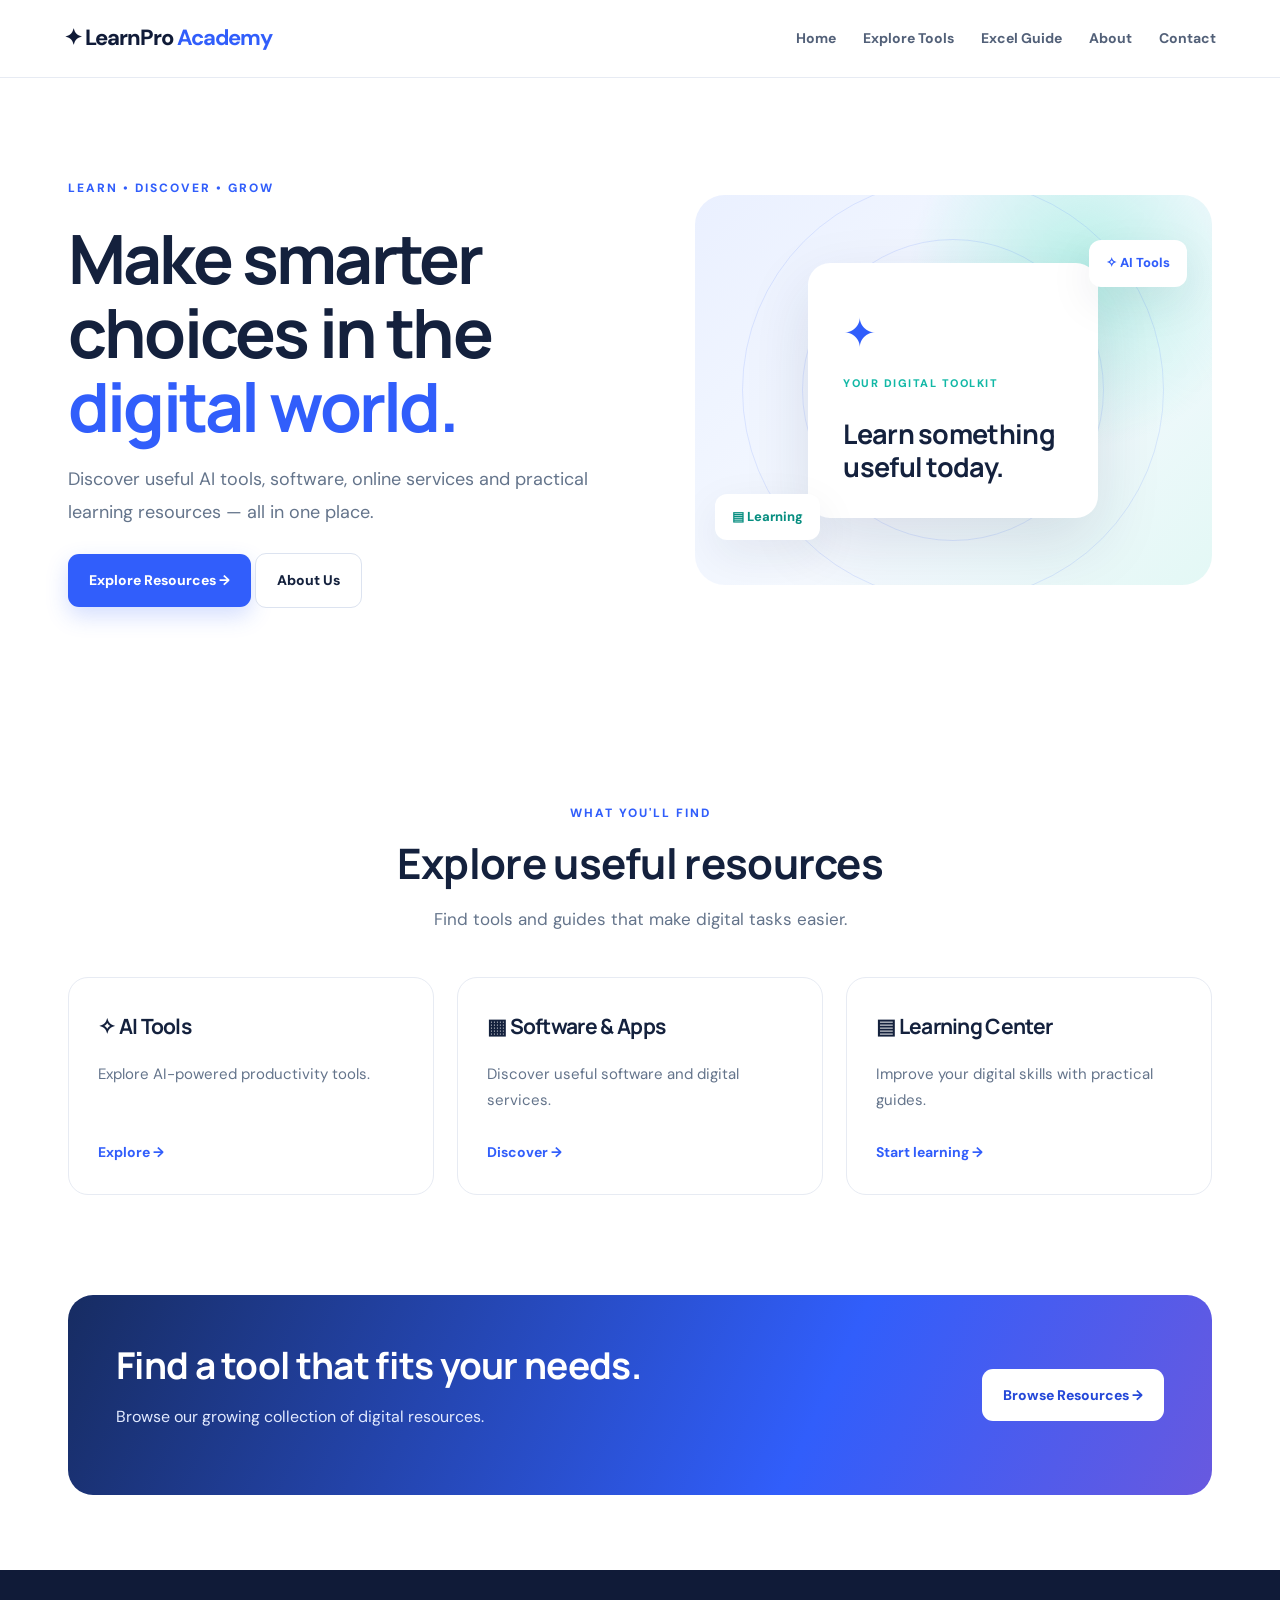
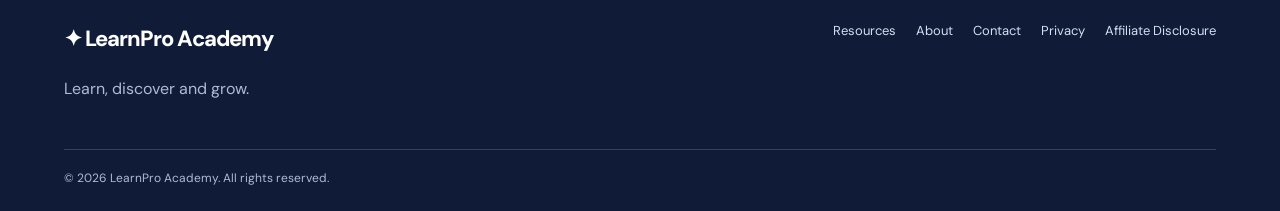
<file: index.html>
<!DOCTYPE html>
<html lang="en">
<head>
<meta charset="UTF-8">
<meta name="viewport" content="width=device-width, initial-scale=1.0">
<meta name="mitgo-verification" content="8d48b0b8-7dfc-4c1c-b5c2-4f5d8df6f99e" />
<meta name="description" content="LearnPro Academy - AI tools, software and learning resources.">
<title>LearnPro Academy | Learn, Discover & Grow</title>
<link rel="stylesheet" href="assets/css/style.css">
</head>
<body>
<header class="site-header">
<a class="brand" href="index.html">✦ LearnPro <b>Academy</b></a>
<button class="menu-toggle" aria-label="Open menu">☰</button>
<nav class="main-nav">
<a href="index.html">Home</a>
<a href="resources.html">Explore Tools</a>
<a href="excel-guide.html">Excel Guide</a>
<a href="about.html">About</a>
<a href="contact.html">Contact</a>
</nav>
</header>
<main>
<section class="hero">
<div>
<span class="eyebrow">LEARN • DISCOVER • GROW</span>
<h1>Make smarter choices in the <span>digital world.</span></h1>
<p>Discover useful AI tools, software, online services and practical learning resources — all in one place.</p>
<a class="btn btn-primary" href="resources.html">Explore Resources →</a>
<a class="btn btn-outline" href="about.html">About Us</a>
</div>
<div class="hero-art">
<div class="art-card"><div class="art-icon">✦</div><span>YOUR DIGITAL TOOLKIT</span><h2>Learn something useful today.</h2></div>
<div class="floating-chip chip-ai">✧ AI Tools</div>
<div class="floating-chip chip-learn">▤ Learning</div>
</div>
</section>
<section class="section">
<div class="section-heading"><span class="eyebrow">WHAT YOU'LL FIND</span><h2>Explore useful resources</h2><p>Find tools and guides that make digital tasks easier.</p></div>
<div class="feature-grid">
<a class="feature-card" href="resources.html#ai-tools"><h3>✧ AI Tools</h3><p>Explore AI-powered productivity tools.</p><b>Explore →</b></a>
<a class="feature-card" href="resources.html#software"><h3>▦ Software & Apps</h3><p>Discover useful software and digital services.</p><b>Discover →</b></a>
<a class="feature-card" href="excel-guide.html"><h3>▤ Learning Center</h3><p>Improve your digital skills with practical guides.</p><b>Start learning →</b></a>
</div>
</section>
<section class="highlight-section"><div><h2>Find a tool that fits your needs.</h2><p>Browse our growing collection of digital resources.</p></div><a class="btn btn-light" href="resources.html">Browse Resources →</a></section>
</main>
<footer class="site-footer">
<div class="footer-main"><div><a class="brand footer-brand" href="index.html">✦ LearnPro Academy</a><p>Learn, discover and grow.</p></div><div class="footer-links"><a href="resources.html">Resources</a><a href="about.html">About</a><a href="contact.html">Contact</a><a href="privacy-policy.html">Privacy</a><a href="affiliate-disclosure.html">Affiliate Disclosure</a></div></div>
<div class="footer-bottom">© <span class="current-year"></span> LearnPro Academy. All rights reserved.</div>
</footer>
<script src="assets/js/script.js"></script>
</body>
</html>
</file>
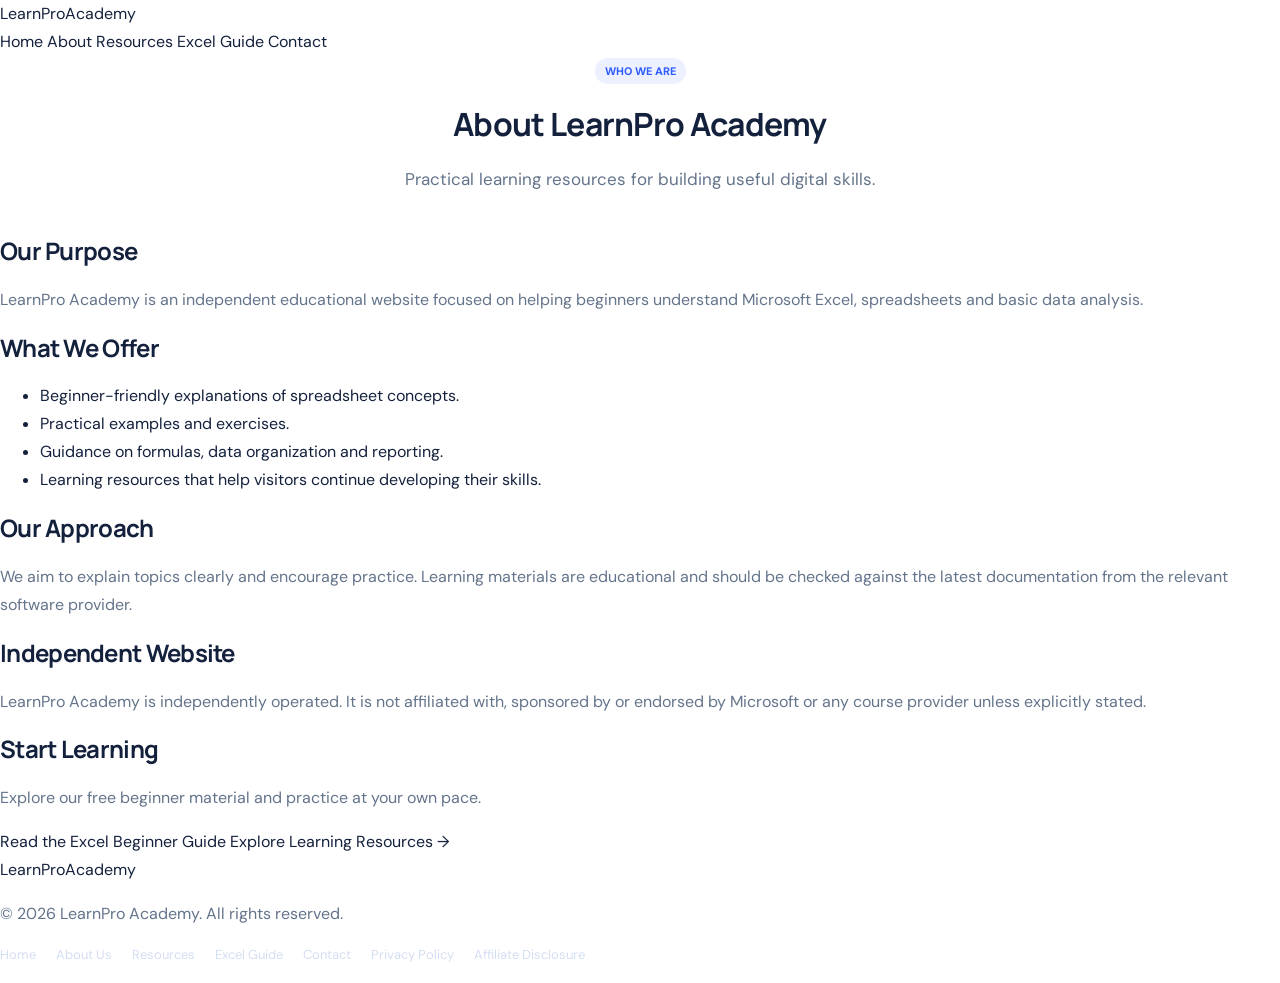
<file: about.html>
<!DOCTYPE html>
<html lang="en">
<head>
  <meta charset="UTF-8">
  <meta name="viewport" content="width=device-width, initial-scale=1.0">
  <meta name="description" content="Learn about LearnPro Academy, an independent website sharing practical Excel and data analysis learning resources.">
  <title>About Us | LearnPro Academy</title>
  <link rel="stylesheet" href="assets/css/style.css">
</head>
<body>
<header class="header">
  <div class="container nav">
    <a href="index.html" class="logo">LearnPro<span>Academy</span></a>
    <nav class="nav-links">
      <a href="index.html">Home</a>
      <a href="about.html">About</a>
      <a href="resources.html">Resources</a>
      <a href="excel-guide.html">Excel Guide</a>
      <a href="contact.html">Contact</a>
    </nav>
  </div>
</header>
<main class="features">
  <div class="container">
    <div class="section-heading">
      <span class="tag">WHO WE ARE</span>
      <h1>About LearnPro Academy</h1>
      <p>Practical learning resources for building useful digital skills.</p>
    </div>
    <article class="feature guide-content">
      <h2>Our Purpose</h2>
      <p>LearnPro Academy is an independent educational website focused on helping beginners understand Microsoft Excel, spreadsheets and basic data analysis.</p>

      <h2>What We Offer</h2>
      <ul>
        <li>Beginner-friendly explanations of spreadsheet concepts.</li>
        <li>Practical examples and exercises.</li>
        <li>Guidance on formulas, data organization and reporting.</li>
        <li>Learning resources that help visitors continue developing their skills.</li>
      </ul>

      <h2>Our Approach</h2>
      <p>We aim to explain topics clearly and encourage practice. Learning materials are educational and should be checked against the latest documentation from the relevant software provider.</p>

      <h2>Independent Website</h2>
      <p>LearnPro Academy is independently operated. It is not affiliated with, sponsored by or endorsed by Microsoft or any course provider unless explicitly stated.</p>

      <h2>Start Learning</h2>
      <p>Explore our free beginner material and practice at your own pace.</p>
      <a href="excel-guide.html" class="primary-btn">Read the Excel Beginner Guide</a>
      <a href="resources.html" class="guide-link">Explore Learning Resources →</a>
    </article>
  </div>
</main>
<footer>
  <div class="container footer-content">
    <a href="index.html" class="logo">LearnPro<span>Academy</span></a>
    <p>© 2026 LearnPro Academy. All rights reserved.</p>
    <p class="footer-links">
      <a href="index.html">Home</a>
      <a href="about.html">About Us</a>
      <a href="resources.html">Resources</a>
      <a href="excel-guide.html">Excel Guide</a>
      <a href="contact.html">Contact</a>
      <a href="privacy-policy.html">Privacy Policy</a>
      <a href="affiliate-disclosure.html">Affiliate Disclosure</a>
    </p>
  </div>
</footer>
</body>
</html>
</file>
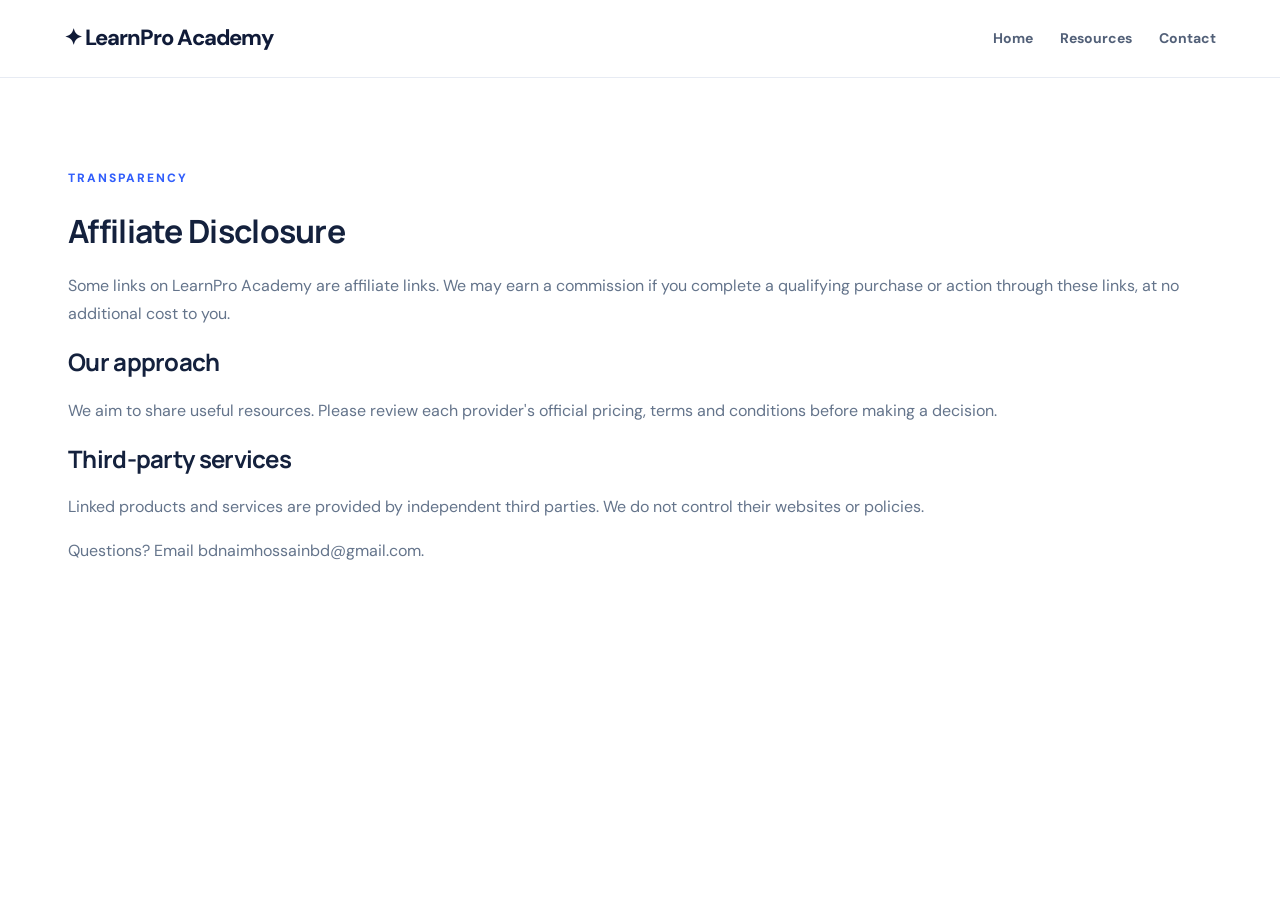
<file: affiliate-disclosure.html>
<!DOCTYPE html><html lang="en"><head><meta charset="UTF-8"><meta name="viewport" content="width=device-width,initial-scale=1"><title>Affiliate Disclosure | LearnPro Academy</title><link rel="stylesheet" href="assets/css/style.css"></head><body>
<header class="site-header"><a class="brand" href="index.html">✦ LearnPro Academy</a><nav class="main-nav"><a href="index.html">Home</a><a href="resources.html">Resources</a><a href="contact.html">Contact</a></nav></header>
<main class="section"><span class="eyebrow">TRANSPARENCY</span><h1>Affiliate Disclosure</h1><p>Some links on LearnPro Academy are affiliate links. We may earn a commission if you complete a qualifying purchase or action through these links, at no additional cost to you.</p><h2>Our approach</h2><p>We aim to share useful resources. Please review each provider's official pricing, terms and conditions before making a decision.</p><h2>Third-party services</h2><p>Linked products and services are provided by independent third parties. We do not control their websites or policies.</p><p>Questions? Email <a href="mailto:bdnaimhossainbd@gmail.com">bdnaimhossainbd@gmail.com</a>.</p></main><script src="assets/js/script.js"></script></body></html>
</file>
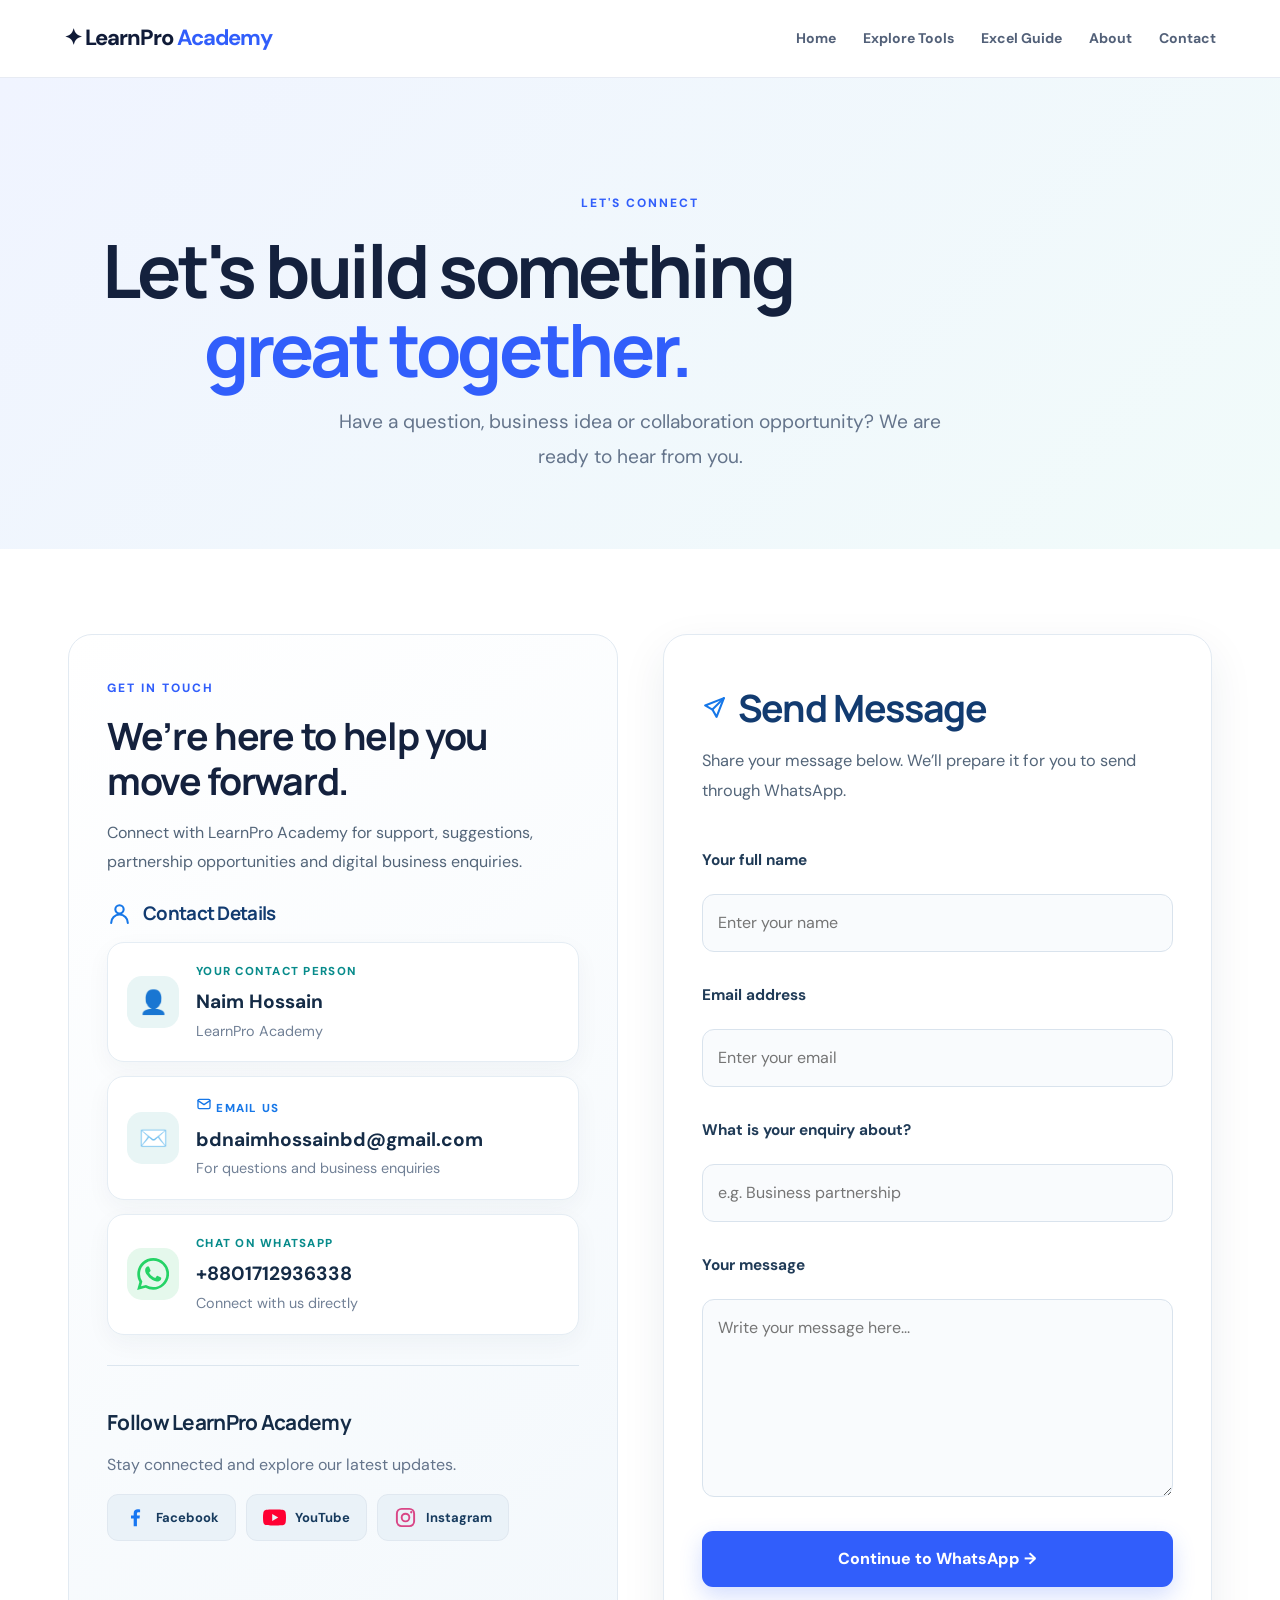
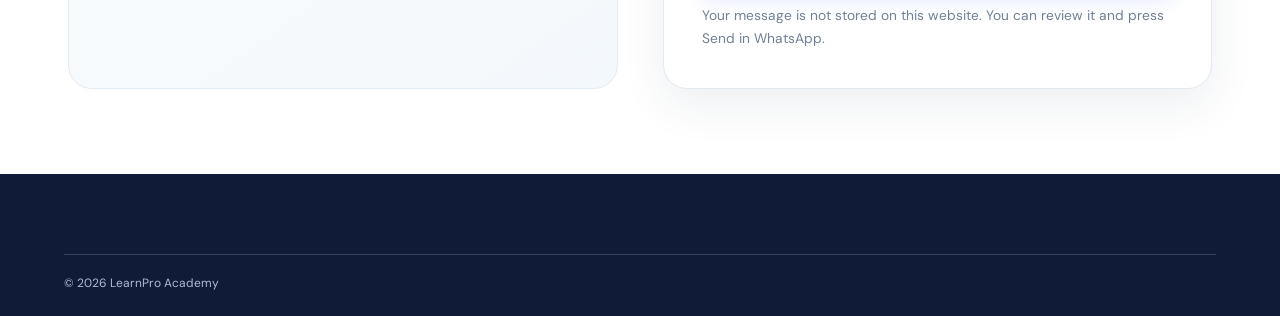
<file: contact.html>
<!DOCTYPE html>
<html lang="en">
<head>
<meta charset="UTF-8">
<meta name="viewport" content="width=device-width, initial-scale=1.0">
<title>Contact | LearnPro Academy</title>
<link rel="stylesheet" href="assets/css/style.css">
</head>
<body>

<header class="site-header">
<a class="brand" href="index.html">✦ LearnPro <b>Academy</b></a>
<button class="menu-toggle">☰</button>
<nav class="main-nav">
<a href="index.html">Home</a>
<a href="resources.html">Explore Tools</a>
<a href="excel-guide.html">Excel Guide</a>
<a href="about.html">About</a>
<a href="contact.html">Contact</a>
</nav>
</header>

<main>
<section class="page-hero contact-hero">
<span class="eyebrow">LET'S CONNECT</span>
<h1>Let's build something <span>great together.</span></h1>
<p>Have a question, business idea or collaboration opportunity? We are ready to hear from you.</p>
</section>

<section class="section contact-layout">

<div class="contact-info premium-contact-info">
<span class="eyebrow">GET IN TOUCH</span>
<h2>We’re here to help you move forward.</h2>
<p class="contact-intro">Connect with LearnPro Academy for support, suggestions, partnership opportunities and digital business enquiries.</p>

<h3 class="contact-details-heading">
<svg viewBox="0 0 24 24" aria-hidden="true"><circle cx="12" cy="8" r="4"/><path d="M4 21a8 8 0 0 1 16 0"/></svg>
Contact Details
</h3>
<div class="contact-detail-card">
<span class="contact-icon">👤</span>
<div>
<small>YOUR CONTACT PERSON</small>
<strong>Naim Hossain</strong>
<p>LearnPro Academy</p>
</div>
</div>

<div class="contact-detail-card">
<span class="contact-icon">✉️</span>
<div>
<small class="email-label"><svg viewBox="0 0 24 24" aria-hidden="true"><rect x="3" y="5" width="18" height="14" rx="2"/><path d="m3 7 9 6 9-6"/></svg> EMAIL US</small>
<strong><a href="mailto:bdnaimhossainbd@gmail.com">bdnaimhossainbd@gmail.com</a></strong>
<p>For questions and business enquiries</p>
</div>
</div>

<div class="contact-detail-card">
<span class="contact-icon whatsapp-contact-icon">
<svg viewBox="0 0 24 24" aria-hidden="true">
<path fill="currentColor" d="M20.52 3.48A11.8 11.8 0 0 0 12.13 0C5.55 0 .2 5.35.2 11.93c0 2.1.55 4.16 1.6 5.98L.1 24l6.25-1.64a11.9 11.9 0 0 0 5.78 1.48h.01c6.58 0 11.93-5.35 11.93-11.93 0-3.19-1.24-6.18-3.55-8.43ZM12.14 21.8h-.01a9.85 9.85 0 0 1-5.02-1.37l-.36-.21-3.72.98.99-3.63-.24-.37a9.83 9.83 0 0 1-1.51-5.27c0-5.44 4.43-9.87 9.88-9.87a9.8 9.8 0 0 1 6.99 2.9 9.8 9.8 0 0 1 2.89 6.98c0 5.45-4.43 9.87-9.89 9.87Zm5.42-7.39c-.3-.15-1.76-.87-2.03-.97-.27-.1-.47-.15-.67.15-.2.3-.77.97-.94 1.17-.17.2-.35.22-.65.07-.3-.15-1.25-.46-2.38-1.47-.88-.78-1.47-1.75-1.64-2.05-.17-.3-.02-.46.13-.61.13-.13.3-.35.45-.52.15-.17.2-.3.3-.5.1-.2.05-.37-.02-.52-.08-.15-.67-1.62-.92-2.22-.24-.58-.49-.5-.67-.51h-.57c-.2 0-.52.07-.8.37-.27.3-1.04 1.02-1.04 2.49 0 1.47 1.07 2.89 1.22 3.09.15.2 2.1 3.2 5.08 4.49.71.3 1.26.49 1.69.63.71.23 1.36.2 1.87.12.57-.09 1.76-.72 2.01-1.42.25-.7.25-1.3.17-1.42-.07-.13-.27-.2-.57-.35Z"/>
</svg>
</span>
<div>
<small>CHAT ON WHATSAPP</small>
<strong><a href="https://wa.me/8801712936338">+8801712936338</a></strong>
<p>Connect with us directly</p>
</div>
</div>

<div class="social-area">
<h3>Follow LearnPro Academy</h3>
<p>Stay connected and explore our latest updates.</p>
<div class="social-links social-icon-links">
<a class="social-icon-link facebook-link" href="https://www.facebook.com/share/1DU4cP93CT/" target="_blank" rel="noopener noreferrer">
<svg viewBox="0 0 24 24" aria-hidden="true"><path d="M13.5 21v-8h2.7l.4-3.1h-3.1V8c0-.9.3-1.5 1.6-1.5h1.7V3.7c-.8-.1-1.7-.2-2.5-.2-2.5 0-4.2 1.5-4.2 4.3v2.1H7.3V13h2.8v8z"/></svg>
<span>Facebook</span>
</a>
<a class="social-icon-link youtube-link" href="https://www.youtube.com/@learnproacademy-m4m" target="_blank" rel="noopener noreferrer">
<svg viewBox="0 0 24 24" aria-hidden="true"><path d="M23.5 6.2a3 3 0 0 0-2.1-2.1C19.5 3.6 12 3.6 12 3.6s-7.5 0-9.4.5A3 3 0 0 0 .5 6.2 31 31 0 0 0 0 12a31 31 0 0 0 .5 5.8 3 3 0 0 0 2.1 2.1c1.9.5 9.4.5 9.4.5s7.5 0 9.4-.5a3 3 0 0 0 2.1-2.1A31 31 0 0 0 24 12a31 31 0 0 0-.5-5.8zM9.6 15.6V8.4l6.3 3.6z"/></svg>
<span>YouTube</span>
</a>
<a class="social-icon-link instagram-link" href="https://www.instagram.com/learn.pro.academy/" target="_blank" rel="noopener noreferrer">
<svg viewBox="0 0 24 24" aria-hidden="true"><rect x="3" y="3" width="18" height="18" rx="5" fill="none" stroke="currentColor" stroke-width="2"/><circle cx="12" cy="12" r="4" fill="none" stroke="currentColor" stroke-width="2"/><circle cx="18" cy="6.5" r="1.2"/></svg>
<span>Instagram</span>
</a>
</div>
</div>
</div>

<div class="contact-form-card premium-contact-form">
<h2 class="send-message-heading">
<svg viewBox="0 0 24 24" aria-hidden="true"><path d="M21 3 10 14"/><path d="m21 3-7 18-4-7-7-4Z"/></svg>
Send Message
</h2>
<p>Share your message below. We’ll prepare it for you to send through WhatsApp.</p>

<form id="contact-form">
<label for="contact-name">Your full name</label>
<input id="contact-name" required placeholder="Enter your name">

<label for="contact-email">Email address</label>
<input id="contact-email" type="email" required placeholder="Enter your email">

<label for="contact-subject">What is your enquiry about?</label>
<input id="contact-subject" required placeholder="e.g. Business partnership">

<label for="contact-message">Your message</label>
<textarea id="contact-message" rows="6" required placeholder="Write your message here..."></textarea>

<button class="btn btn-primary btn-full" type="submit">Continue to WhatsApp →</button>
</form>

<p class="form-note">Your message is not stored on this website. You can review it and press Send in WhatsApp.</p>
</div>

</section>
</main>

<footer class="site-footer">
<div class="footer-bottom">© <span class="current-year"></span> LearnPro Academy</div>
</footer>
<script src="assets/js/script.js"></script>
</body>
</html>
</file>
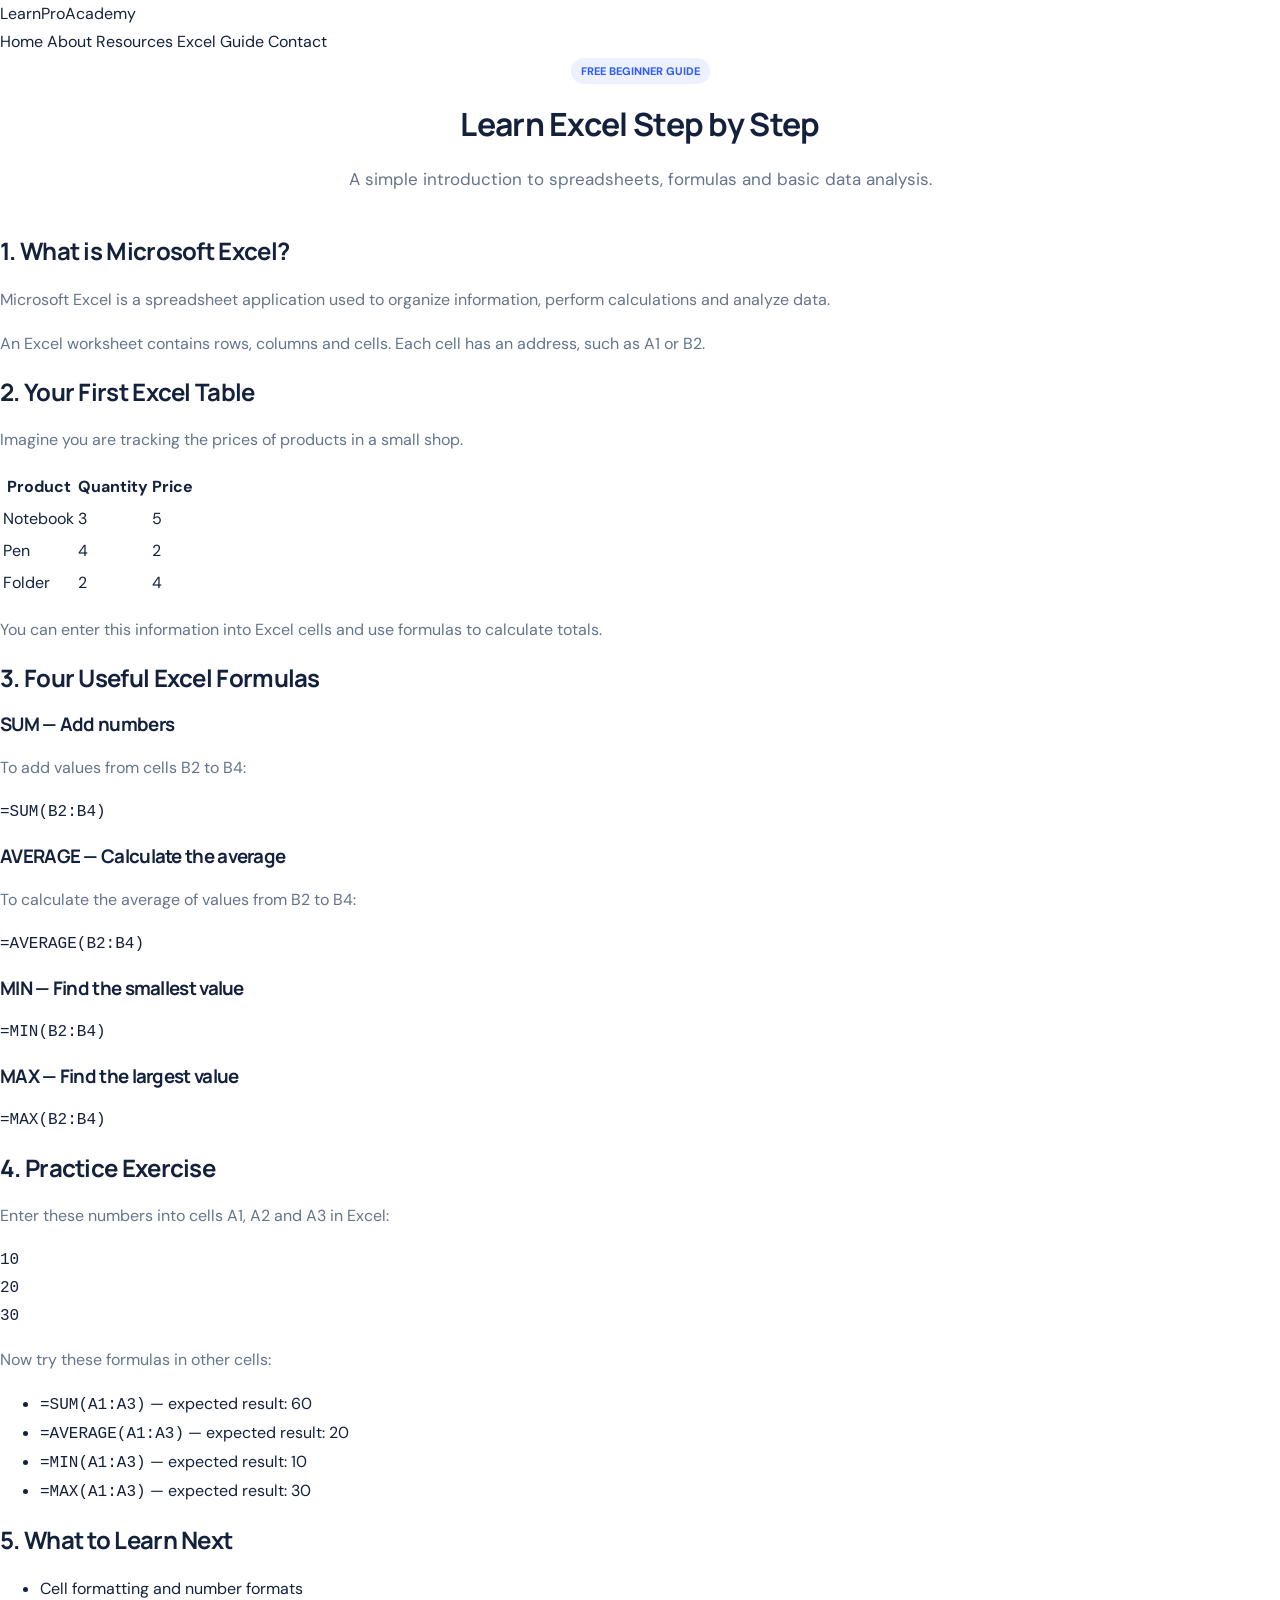
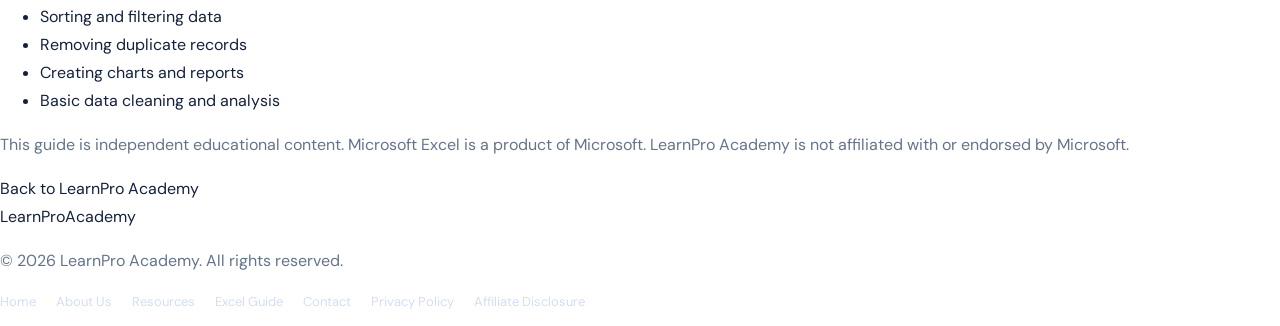
<file: excel-guide.html>
<!DOCTYPE html>
<html lang="en">
<head>
  <meta charset="UTF-8">
  <meta name="viewport" content="width=device-width, initial-scale=1.0">
  <meta name="description" content="Learn Excel basics, formulas, SUM, AVERAGE and simple data analysis with this free beginner guide.">
  <title>Free Excel Beginner Guide | LearnPro Academy</title>
  <link rel="stylesheet" href="assets/css/style.css">
</head>
<body>
<header class="header">
  <div class="container nav">
    <a href="index.html" class="logo">LearnPro<span>Academy</span></a>
    <nav class="nav-links">
      <a href="index.html">Home</a>
      <a href="about.html">About</a>
      <a href="resources.html">Resources</a>
      <a href="excel-guide.html">Excel Guide</a>
      <a href="contact.html">Contact</a>
    </nav>
  </div>
</header>

<main class="features guide-page">
  <div class="container">
    <div class="section-heading">
      <span class="tag">FREE BEGINNER GUIDE</span>
      <h1>Learn Excel Step by Step</h1>
      <p>A simple introduction to spreadsheets, formulas and basic data analysis.</p>
    </div>

    <article class="feature guide-content">
      <h2>1. What is Microsoft Excel?</h2>
      <p>Microsoft Excel is a spreadsheet application used to organize information, perform calculations and analyze data.</p>
      <p>An Excel worksheet contains rows, columns and cells. Each cell has an address, such as A1 or B2.</p>

      <h2>2. Your First Excel Table</h2>
      <p>Imagine you are tracking the prices of products in a small shop.</p>
      <table class="guide-table">
        <thead>
          <tr><th>Product</th><th>Quantity</th><th>Price</th></tr>
        </thead>
        <tbody>
          <tr><td>Notebook</td><td>3</td><td>5</td></tr>
          <tr><td>Pen</td><td>4</td><td>2</td></tr>
          <tr><td>Folder</td><td>2</td><td>4</td></tr>
        </tbody>
      </table>
      <p>You can enter this information into Excel cells and use formulas to calculate totals.</p>

      <h2>3. Four Useful Excel Formulas</h2>
      <h3>SUM — Add numbers</h3>
      <p>To add values from cells B2 to B4:</p>
      <pre><code>=SUM(B2:B4)</code></pre>

      <h3>AVERAGE — Calculate the average</h3>
      <p>To calculate the average of values from B2 to B4:</p>
      <pre><code>=AVERAGE(B2:B4)</code></pre>

      <h3>MIN — Find the smallest value</h3>
      <pre><code>=MIN(B2:B4)</code></pre>

      <h3>MAX — Find the largest value</h3>
      <pre><code>=MAX(B2:B4)</code></pre>

      <h2>4. Practice Exercise</h2>
      <p>Enter these numbers into cells A1, A2 and A3 in Excel:</p>
      <pre><code>10
20
30</code></pre>
      <p>Now try these formulas in other cells:</p>
      <ul>
        <li><code>=SUM(A1:A3)</code> — expected result: 60</li>
        <li><code>=AVERAGE(A1:A3)</code> — expected result: 20</li>
        <li><code>=MIN(A1:A3)</code> — expected result: 10</li>
        <li><code>=MAX(A1:A3)</code> — expected result: 30</li>
      </ul>

      <h2>5. What to Learn Next</h2>
      <ul>
        <li>Cell formatting and number formats</li>
        <li>Sorting and filtering data</li>
        <li>Removing duplicate records</li>
        <li>Creating charts and reports</li>
        <li>Basic data cleaning and analysis</li>
      </ul>

      <p class="disclaimer">This guide is independent educational content. Microsoft Excel is a product of Microsoft. LearnPro Academy is not affiliated with or endorsed by Microsoft.</p>
      <a href="index.html" class="primary-btn">Back to LearnPro Academy</a>
    </article>
  </div>
</main>

<footer>
  <div class="container footer-content">
    <a href="index.html" class="logo">LearnPro<span>Academy</span></a>
    <p>© 2026 LearnPro Academy. All rights reserved.</p>
    <p class="footer-links">
      <a href="index.html">Home</a>
      <a href="about.html">About Us</a>
      <a href="resources.html">Resources</a>
      <a href="excel-guide.html">Excel Guide</a>
      <a href="contact.html">Contact</a>
      <a href="privacy-policy.html">Privacy Policy</a>
      <a href="affiliate-disclosure.html">Affiliate Disclosure</a>
    </p>
  </div>
</footer>
</body>
</html>
</file>
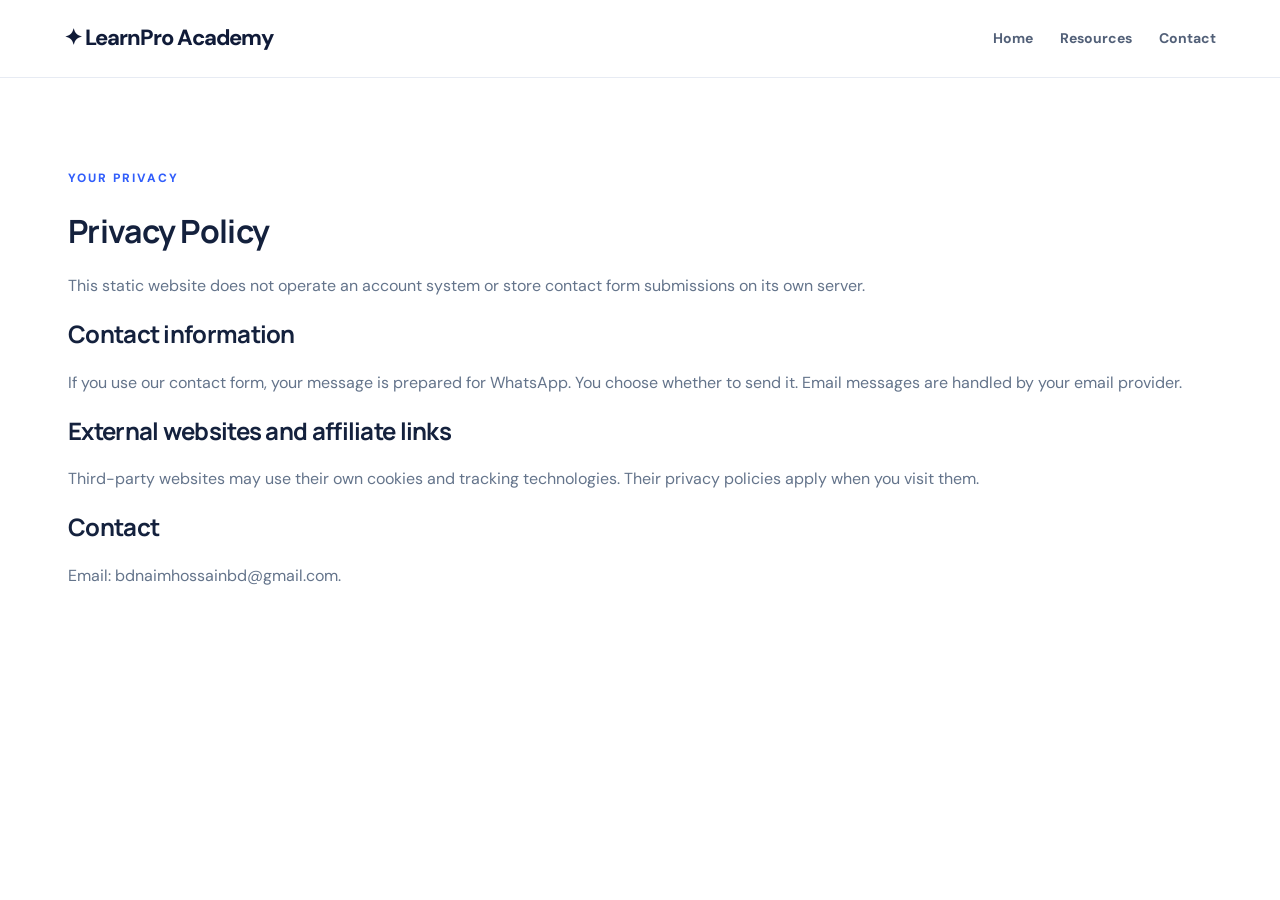
<file: privacy-policy.html>
<!DOCTYPE html><html lang="en"><head><meta charset="UTF-8"><meta name="viewport" content="width=device-width,initial-scale=1"><title>Privacy Policy | LearnPro Academy</title><link rel="stylesheet" href="assets/css/style.css"></head><body>
<header class="site-header"><a class="brand" href="index.html">✦ LearnPro Academy</a><nav class="main-nav"><a href="index.html">Home</a><a href="resources.html">Resources</a><a href="contact.html">Contact</a></nav></header>
<main class="section"><span class="eyebrow">YOUR PRIVACY</span><h1>Privacy Policy</h1><p>This static website does not operate an account system or store contact form submissions on its own server.</p><h2>Contact information</h2><p>If you use our contact form, your message is prepared for WhatsApp. You choose whether to send it. Email messages are handled by your email provider.</p><h2>External websites and affiliate links</h2><p>Third-party websites may use their own cookies and tracking technologies. Their privacy policies apply when you visit them.</p><h2>Contact</h2><p>Email: <a href="mailto:bdnaimhossainbd@gmail.com">bdnaimhossainbd@gmail.com</a>.</p></main><script src="assets/js/script.js"></script></body></html>
</file>
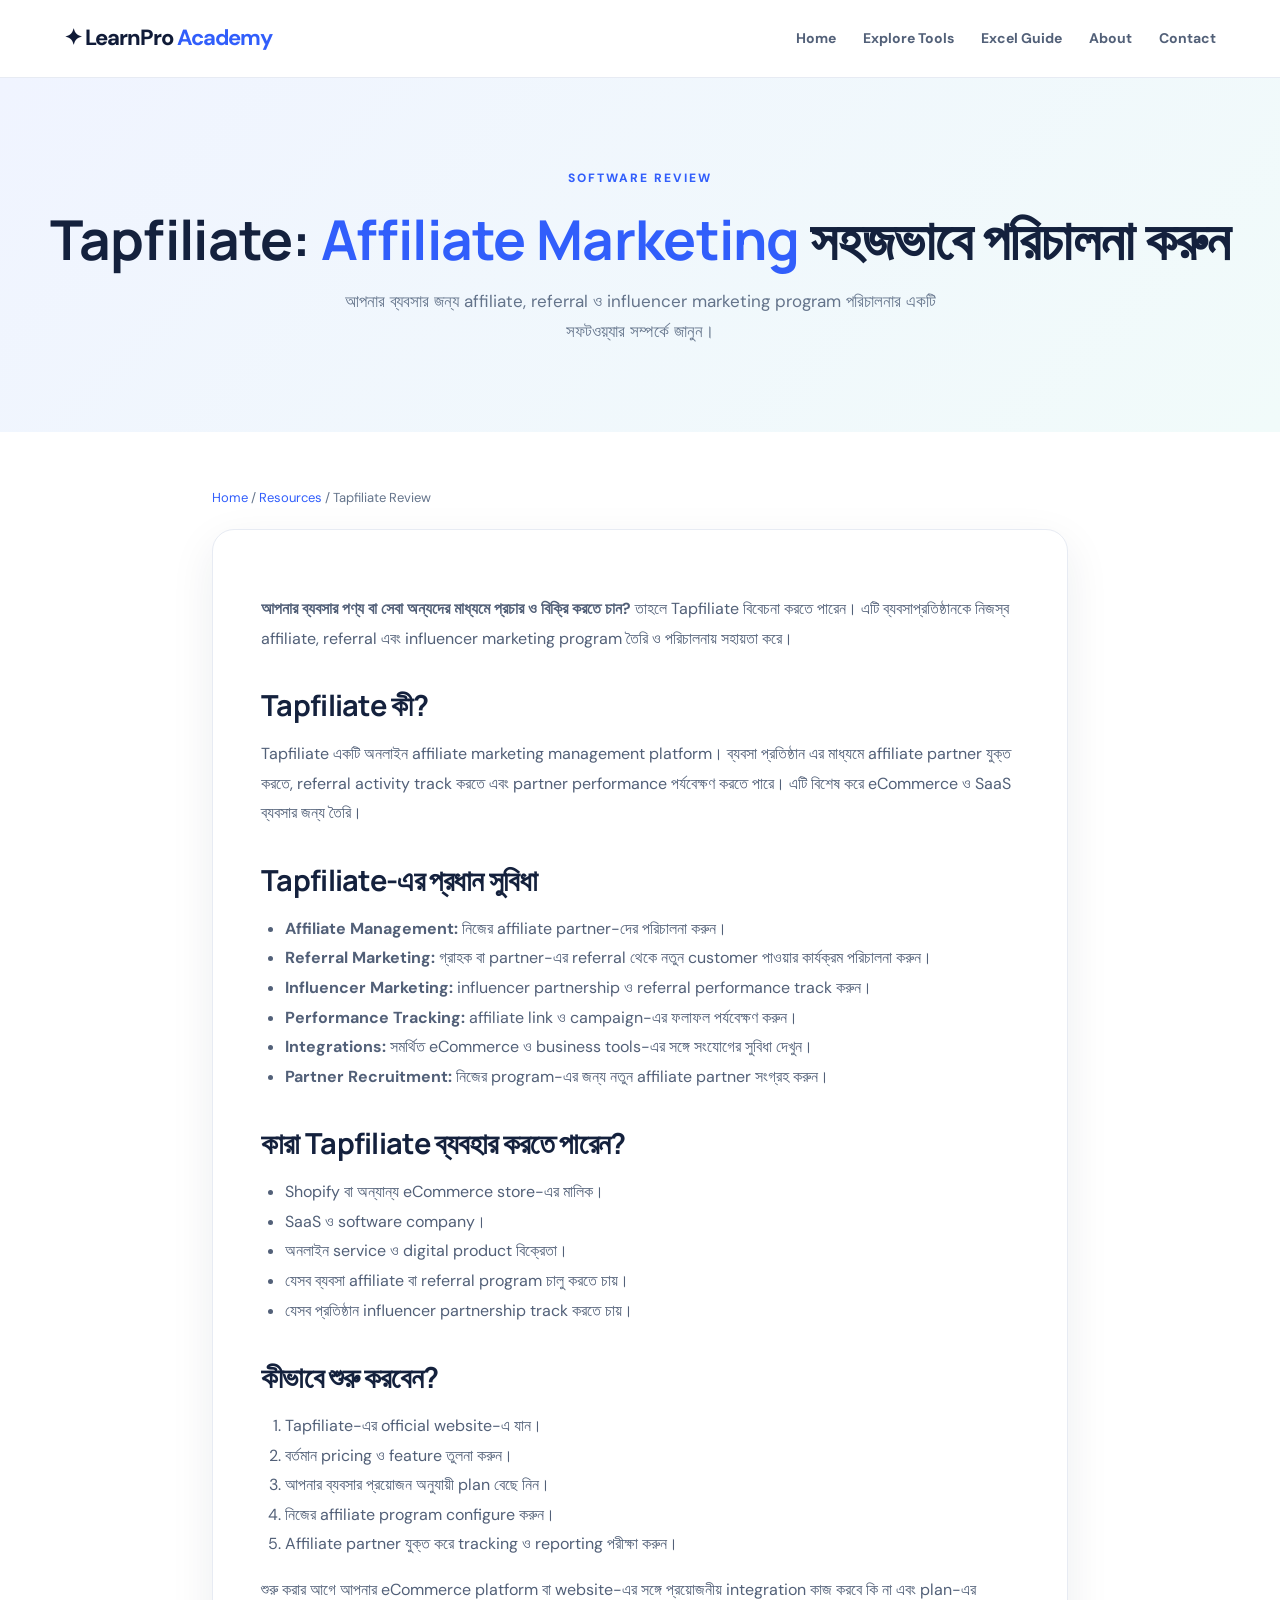
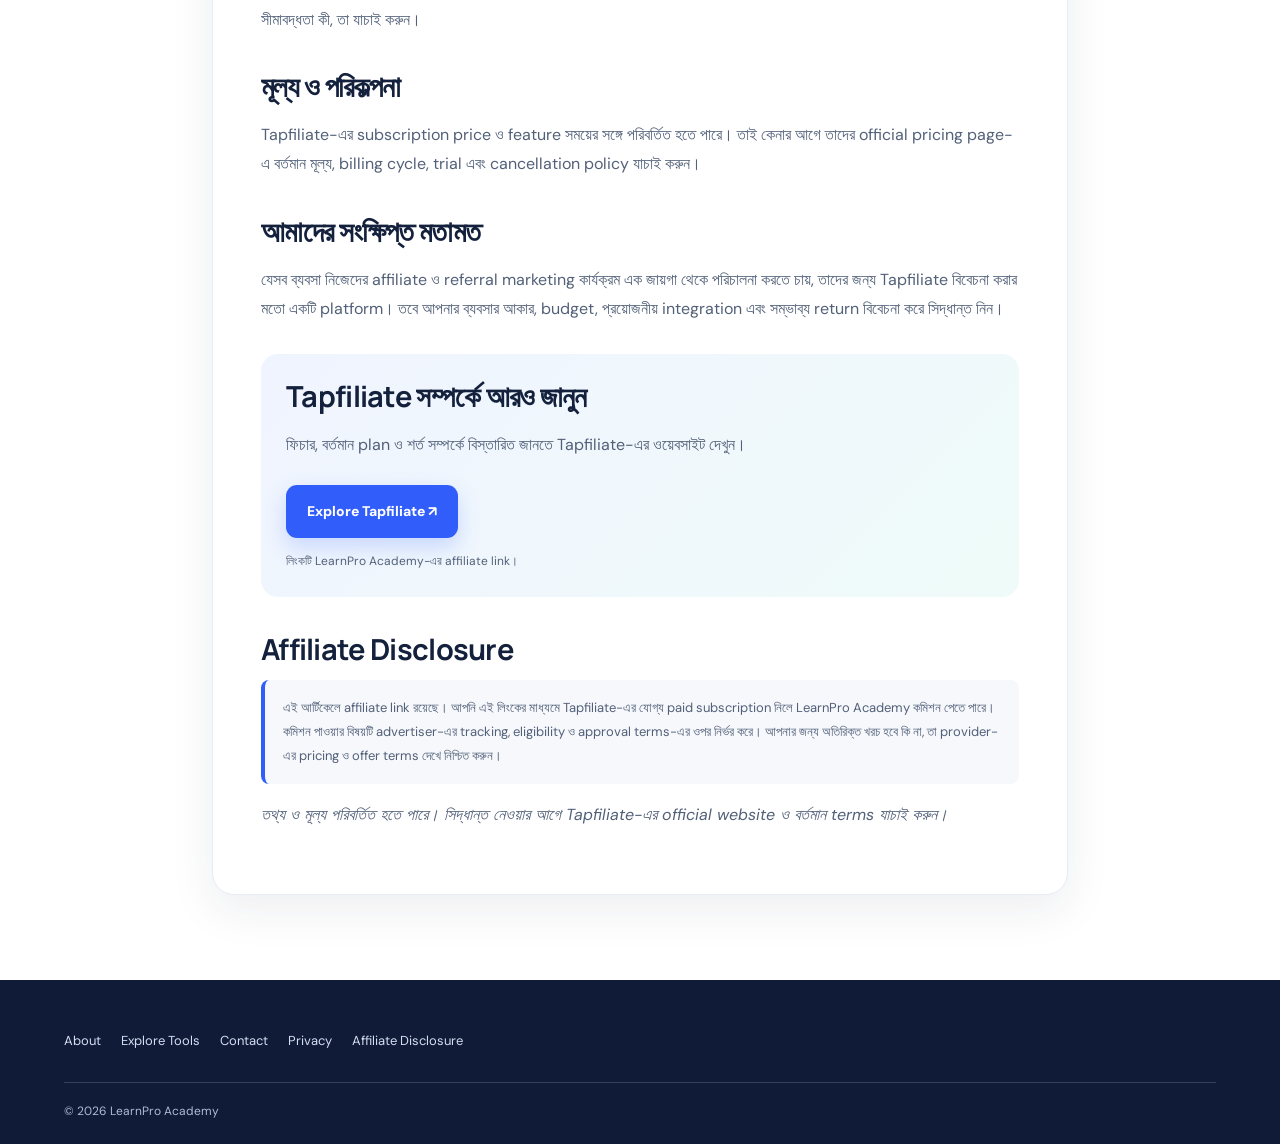
<file: tapfiliate-review.html>
<!DOCTYPE html>
<html lang="bn">
<head>
  <meta charset="UTF-8">
  <meta name="viewport" content="width=device-width, initial-scale=1.0">
  <meta name="description" content="Tapfiliate কী, কীভাবে affiliate ও referral program পরিচালনা করবেন, কারা ব্যবহার করতে পারেন এবং Admitad affiliate commission-এর শর্ত জানুন।">
  <meta name="keywords" content="Tapfiliate review Bangla, affiliate marketing software, referral marketing, Tapfiliate">
  <title>Tapfiliate Review in Bangla | LearnPro Academy</title>
  <link rel="stylesheet" href="assets/css/style.css">
  <style>
    .article-wrap{max-width:900px;margin:0 auto;padding:55px 22px 85px}
    .article-card{border:1px solid var(--line);border-radius:22px;padding:clamp(22px,5vw,48px);box-shadow:var(--shadow);background:#fff}
    .article-card h2{font-size:clamp(22px,3vw,29px);margin:35px 0 12px}
    .article-card h3{font-size:19px;margin:22px 0 8px}
    .article-card p,.article-card li{color:#526078;line-height:1.85}
    .article-card ul,.article-card ol{padding-left:24px}
    .article-cta{margin:30px 0;padding:25px;border-radius:17px;background:linear-gradient(135deg,#f0f4ff,#effbf9)}
    .article-cta .btn{margin-top:10px}
    .article-disclosure{font-size:13px;background:#f6f8fc;border-left:4px solid var(--blue);padding:16px 18px;border-radius:8px}
    .breadcrumb{font-size:13px;color:var(--muted);margin-bottom:20px}
    .breadcrumb a{color:var(--blue)}
    @media(max-width:650px){.article-wrap{padding:35px 16px 60px}.article-card{padding:22px 18px}}
  </style>
</head>
<body>
<header class="site-header">
  <a class="brand" href="index.html">✦ LearnPro <b>Academy</b></a>
  <button class="menu-toggle" aria-label="Toggle navigation">☰</button>
  <nav class="main-nav">
    <a href="index.html">Home</a><a href="resources.html">Explore Tools</a><a href="excel-guide.html">Excel Guide</a><a href="about.html">About</a><a href="contact.html">Contact</a>
  </nav>
</header>
<main>
  <section class="page-hero">
    <span class="eyebrow">SOFTWARE REVIEW</span>
    <h1>Tapfiliate: <span>Affiliate Marketing</span> সহজভাবে পরিচালনা করুন</h1>
    <p>আপনার ব্যবসার জন্য affiliate, referral ও influencer marketing program পরিচালনার একটি সফটওয়্যার সম্পর্কে জানুন।</p>
  </section>
  <div class="article-wrap">
    <div class="breadcrumb"><a href="index.html">Home</a> / <a href="resources.html">Resources</a> / Tapfiliate Review</div>
    <article class="article-card">
      <p><strong>আপনার ব্যবসার পণ্য বা সেবা অন্যদের মাধ্যমে প্রচার ও বিক্রি করতে চান?</strong> তাহলে Tapfiliate বিবেচনা করতে পারেন। এটি ব্যবসাপ্রতিষ্ঠানকে নিজস্ব affiliate, referral এবং influencer marketing program তৈরি ও পরিচালনায় সহায়তা করে।</p>

      <h2>Tapfiliate কী?</h2>
      <p>Tapfiliate একটি অনলাইন affiliate marketing management platform। ব্যবসা প্রতিষ্ঠান এর মাধ্যমে affiliate partner যুক্ত করতে, referral activity track করতে এবং partner performance পর্যবেক্ষণ করতে পারে। এটি বিশেষ করে eCommerce ও SaaS ব্যবসার জন্য তৈরি।</p>

      <h2>Tapfiliate-এর প্রধান সুবিধা</h2>
      <ul>
        <li><strong>Affiliate Management:</strong> নিজের affiliate partner-দের পরিচালনা করুন।</li>
        <li><strong>Referral Marketing:</strong> গ্রাহক বা partner-এর referral থেকে নতুন customer পাওয়ার কার্যক্রম পরিচালনা করুন।</li>
        <li><strong>Influencer Marketing:</strong> influencer partnership ও referral performance track করুন।</li>
        <li><strong>Performance Tracking:</strong> affiliate link ও campaign-এর ফলাফল পর্যবেক্ষণ করুন।</li>
        <li><strong>Integrations:</strong> সমর্থিত eCommerce ও business tools-এর সঙ্গে সংযোগের সুবিধা দেখুন।</li>
        <li><strong>Partner Recruitment:</strong> নিজের program-এর জন্য নতুন affiliate partner সংগ্রহ করুন।</li>
      </ul>

      <h2>কারা Tapfiliate ব্যবহার করতে পারেন?</h2>
      <ul>
        <li>Shopify বা অন্যান্য eCommerce store-এর মালিক।</li>
        <li>SaaS ও software company।</li>
        <li>অনলাইন service ও digital product বিক্রেতা।</li>
        <li>যেসব ব্যবসা affiliate বা referral program চালু করতে চায়।</li>
        <li>যেসব প্রতিষ্ঠান influencer partnership track করতে চায়।</li>
      </ul>

      <h2>কীভাবে শুরু করবেন?</h2>
      <ol>
        <li>Tapfiliate-এর official website-এ যান।</li>
        <li>বর্তমান pricing ও feature তুলনা করুন।</li>
        <li>আপনার ব্যবসার প্রয়োজন অনুযায়ী plan বেছে নিন।</li>
        <li>নিজের affiliate program configure করুন।</li>
        <li>Affiliate partner যুক্ত করে tracking ও reporting পরীক্ষা করুন।</li>
      </ol>
      <p>শুরু করার আগে আপনার eCommerce platform বা website-এর সঙ্গে প্রয়োজনীয় integration কাজ করবে কি না এবং plan-এর সীমাবদ্ধতা কী, তা যাচাই করুন।</p>

      <h2>মূল্য ও পরিকল্পনা</h2>
      <p>Tapfiliate-এর subscription price ও feature সময়ের সঙ্গে পরিবর্তিত হতে পারে। তাই কেনার আগে তাদের official pricing page-এ বর্তমান মূল্য, billing cycle, trial এবং cancellation policy যাচাই করুন।</p>

      <h2>আমাদের সংক্ষিপ্ত মতামত</h2>
      <p>যেসব ব্যবসা নিজেদের affiliate ও referral marketing কার্যক্রম এক জায়গা থেকে পরিচালনা করতে চায়, তাদের জন্য Tapfiliate বিবেচনা করার মতো একটি platform। তবে আপনার ব্যবসার আকার, budget, প্রয়োজনীয় integration এবং সম্ভাব্য return বিবেচনা করে সিদ্ধান্ত নিন।</p>

      <div class="article-cta">
        <h2 style="margin-top:0">Tapfiliate সম্পর্কে আরও জানুন</h2>
        <p>ফিচার, বর্তমান plan ও শর্ত সম্পর্কে বিস্তারিত জানতে Tapfiliate-এর ওয়েবসাইট দেখুন।</p>
        <a class="btn btn-primary" href="https://ad.admitad.com/g/1sp3lr5uzqe7fb983a8cca80d6a593/" target="_blank" rel="nofollow sponsored noopener noreferrer">Explore Tapfiliate ↗</a>
        <p style="font-size:12px;margin-bottom:0">লিংকটি LearnPro Academy-এর affiliate link।</p>
      </div>

      <h2>Affiliate Disclosure</h2>
      <p class="article-disclosure">এই আর্টিকেলে affiliate link রয়েছে। আপনি এই লিংকের মাধ্যমে Tapfiliate-এর যোগ্য paid subscription নিলে LearnPro Academy কমিশন পেতে পারে। কমিশন পাওয়ার বিষয়টি advertiser-এর tracking, eligibility ও approval terms-এর ওপর নির্ভর করে। আপনার জন্য অতিরিক্ত খরচ হবে কি না, তা provider-এর pricing ও offer terms দেখে নিশ্চিত করুন।</p>
      <p><em>তথ্য ও মূল্য পরিবর্তিত হতে পারে। সিদ্ধান্ত নেওয়ার আগে Tapfiliate-এর official website ও বর্তমান terms যাচাই করুন।</em></p>
    </article>
  </div>
</main>
<footer class="site-footer">
  <div class="footer-links"><a href="about.html">About</a><a href="resources.html">Explore Tools</a><a href="contact.html">Contact</a><a href="privacy-policy.html">Privacy</a><a href="affiliate-disclosure.html">Affiliate Disclosure</a></div>
  <div class="footer-bottom">© <span class="current-year"></span> LearnPro Academy</div>
</footer>
<script src="assets/js/script.js"></script>
</body>
</html>
</file>
<file: assets/css/style.css>
@import url('https://fonts.googleapis.com/css2?family=DM+Sans:wght@400;500;600;700;800&family=Manrope:wght@400;500;600;700;800&display=swap');

:root {
  --ink:#14213d;
  --muted:#64748b;
  --blue:#315efb;
  --navy:#101b38;
  --teal:#12b8a6;
  --line:#e7ebf3;
  --soft:#f4f7ff;
  --white:#fff;
  --shadow:0 15px 45px rgba(20,33,61,.08);
}
*{box-sizing:border-box}
html{scroll-behavior:smooth}
body{margin:0;color:var(--ink);font-family:'DM Sans',sans-serif;font-size:16px;line-height:1.75;background:#fff}
a{text-decoration:none;color:inherit}
button,input,textarea{font:inherit}
h1,h2,h3{font-family:'Manrope',sans-serif;line-height:1.2;letter-spacing:-.7px}
p{color:var(--muted)}
.site-header{
  min-height:78px;padding:12px max(5%,calc((100% - 1200px)/2));
  display:flex;align-items:center;justify-content:space-between;
  border-bottom:1px solid var(--line);position:sticky;top:0;
  background:rgba(255,255,255,.96);backdrop-filter:blur(15px);z-index:20
}
.brand{font-size:22px;font-weight:800;letter-spacing:-1px;color:var(--navy)}
.brand b{color:var(--blue)}
.main-nav{display:flex;align-items:center;gap:27px}
.main-nav a{font-size:14px;font-weight:700;color:#526078;transition:.2s}
.main-nav a:hover{color:var(--blue)}
.menu-toggle{display:none}
.eyebrow{display:inline-block;font-size:12px;letter-spacing:2px;font-weight:800;color:var(--blue)}
.hero{
  max-width:1200px;margin:auto;padding:95px 28px 105px;min-height:570px;
  display:grid;grid-template-columns:1.05fr .95fr;align-items:center;gap:55px
}
.hero h1{font-size:clamp(44px,5.5vw,68px);line-height:1.09;letter-spacing:-2.8px;margin:20px 0}
.hero h1 span,.page-hero h1 span{color:var(--blue)}
.hero p{font-size:18px;max-width:550px;line-height:1.8;margin-bottom:25px}
.btn{display:inline-flex;align-items:center;justify-content:center;gap:8px;border:0;border-radius:11px;padding:14px 21px;font-size:14px;font-weight:800;cursor:pointer;transition:.2s}
.btn:hover{transform:translateY(-2px)}
.btn-primary{background:var(--blue);color:white;box-shadow:0 9px 22px #315efb35}
.btn-outline{border:1px solid #dce3f0;background:white}
.hero-art{
  min-height:390px;border-radius:30px;display:grid;place-items:center;
  position:relative;overflow:hidden;
  background:radial-gradient(circle at 75% 20%,#b8f0e8 0,transparent 35%),
  linear-gradient(135deg,#eaf0ff,#f5f9ff 55%,#e3f8f5)
}
.hero-art:before,.hero-art:after{content:"";position:absolute;border:1px solid #315efb20;border-radius:50%;width:300px;height:300px}
.hero-art:after{width:420px;height:420px}
.art-card{
  position:relative;z-index:1;background:white;padding:35px;
  border-radius:22px;box-shadow:0 25px 65px #172b5020;width:min(290px,75%)
}
.art-icon{font-size:40px;color:var(--blue)}
.art-card span{font-size:11px;font-weight:800;letter-spacing:1.5px;color:var(--teal)}
.art-card h2{font-size:27px;margin-bottom:0}
.floating-chip{position:absolute;z-index:2;padding:12px 17px;background:white;border-radius:12px;box-shadow:var(--shadow);font-weight:800;font-size:13px}
.chip-ai{top:45px;right:25px;color:var(--blue)}
.chip-learn{bottom:45px;left:20px;color:#078e80}
.section{max-width:1200px;margin:auto;padding:85px 28px}
.section-heading{text-align:center;max-width:700px;margin:0 auto 42px}
.section-heading h2{font-size:clamp(30px,4vw,42px);margin:12px 0}
.section-heading p{font-size:17px}
.feature-grid,.resource-grid{display:grid;grid-template-columns:repeat(3,minmax(0,1fr));gap:23px}
.feature-card,.resource-card{
  display:flex;flex-direction:column;align-items:flex-start;
  min-width:0;padding:29px;border:1px solid var(--line);
  border-radius:20px;background:white;transition:.25s
}
.feature-card:hover,.resource-card:hover{
  transform:translateY(-6px);border-color:#cbd6ff;box-shadow:var(--shadow)
}
.feature-card h3{font-size:21px;margin:7px 0}
.feature-card p,.resource-card p{font-size:15px;line-height:1.75}
.feature-card b{margin-top:auto;padding-top:12px;color:var(--blue);font-size:14px}
.highlight-section{
  max-width:1144px;margin:15px auto 75px;padding:48px;
  border-radius:25px;background:linear-gradient(115deg,#172c62,#315efb 65%,#6859df);
  color:white;display:flex;justify-content:space-between;align-items:center;gap:25px
}
.highlight-section h2{font-size:clamp(26px,4vw,37px);margin:0}
.highlight-section p{color:#e2eaff;font-size:16px}
.btn-light{background:white;color:#2448d8}
.site-footer{background:var(--navy);color:#e6edff;padding:50px max(5%,calc((100% - 1200px)/2)) 22px}
.footer-main{display:flex;justify-content:space-between;gap:30px;align-items:flex-start}
.footer-brand{color:white}
.site-footer p{color:#aebbd5}
.footer-links{display:flex;gap:20px;flex-wrap:wrap}
.footer-links a{font-size:13px;color:#d4def2}
.footer-links a:hover{color:#fff}
.footer-bottom{border-top:1px solid #34415f;margin-top:30px;padding-top:18px;font-size:12px;color:#aebbd5}
.page-hero{text-align:center;padding:85px 22px;background:linear-gradient(135deg,#f0f4ff,#f1fbfa)}
.page-hero h1{font-size:clamp(38px,5vw,55px);margin:15px 0}
.page-hero p{font-size:17px;max-width:650px;margin:auto}
.resource-section{padding-top:55px}
.resource-toolbar{display:flex;justify-content:space-between;gap:18px;flex-wrap:wrap;margin-bottom:30px}
.search-box{display:flex;align-items:center;gap:10px;padding:12px 16px;border:1px solid var(--line);border-radius:12px;min-width:min(100%,300px);color:var(--blue)}
.search-box input{width:100%;border:0;outline:0;font-size:15px}
.filter-buttons{display:flex;gap:8px;flex-wrap:wrap}
.filter-btn{padding:10px 16px;border:1px solid var(--line);border-radius:30px;background:white;cursor:pointer;font-size:13px;font-weight:700}
.filter-btn.active,.filter-btn:hover{background:var(--blue);color:white;border-color:var(--blue)}
.resource-card h2{font-size:23px;margin:13px 0 4px}
.resource-card .btn-card{margin-top:auto;background:#edf1ff;color:var(--blue)}
.resource-card small{display:block;margin-top:13px;font-size:11px;color:#8490a5}
.tag{font-size:11px;color:var(--blue);font-weight:800;background:#edf1ff;padding:6px 10px;border-radius:20px}
.affiliate-note{background:#f0f4ff;padding:19px 22px;border-radius:13px;color:#526078;font-size:13px;margin-top:30px}
.contact-layout{display:grid;grid-template-columns:1fr 1fr;gap:45px}
.contact-info p{font-size:16px}
.social-links{display:flex;gap:10px;flex-wrap:wrap}
.social-links a{padding:10px 14px;background:#edf1ff;color:var(--blue);border-radius:9px;font-size:13px;font-weight:700}
.contact-form-card{padding:30px;border:1px solid var(--line);border-radius:20px;box-shadow:var(--shadow)}
.contact-form-card form{display:grid;gap:12px}
.contact-form-card label{font-size:13px;font-weight:800}
.contact-form-card input,.contact-form-card textarea{width:100%;padding:13px 14px;border:1px solid #dfe5ef;border-radius:10px;font:15px 'DM Sans',sans-serif}
.contact-form-card input:focus,.contact-form-card textarea:focus{outline:2px solid #315efb30;border-color:var(--blue)}
.btn-full{width:100%}
.form-note{display:block;font-size:12px;color:var(--muted)}
#no-results{padding:25px;text-align:center;background:var(--soft);border-radius:12px}
@media(max-width:850px){
 .site-header{padding:12px 22px}
 .main-nav{gap:15px}
 .hero{gap:25px;padding:70px 24px}
 .feature-grid,.resource-grid{grid-template-columns:repeat(2,minmax(0,1fr))}
 .highlight-section{margin-left:22px;margin-right:22px}
}
@media(max-width:650px){
 .site-header{min-height:66px;padding:10px 18px}
 .brand{font-size:20px}
 .menu-toggle{display:block;border:0;background:none;font-size:25px;color:var(--navy);cursor:pointer}
 .main-nav{display:none;position:absolute;top:66px;left:0;right:0;background:white;padding:18px 22px 24px;flex-direction:column;align-items:stretch;gap:0;box-shadow:0 15px 25px #14213d12}
 .main-nav.open{display:flex}
 .main-nav a{padding:12px 4px;border-bottom:1px solid var(--line);font-size:15px}
 .hero{grid-template-columns:1fr;text-align:left;padding:58px 22px 65px;gap:35px}
 .hero h1{font-size:clamp(40px,10vw,54px);letter-spacing:-1.8px}
 .hero p{font-size:16px}
 .hero-art{min-height:300px}
 .section{padding:62px 20px}
 .section-heading{margin-bottom:28px}
 .section-heading h2{font-size:31px}
 .feature-grid,.resource-grid{grid-template-columns:repeat(2,minmax(0,1fr));gap:13px}
 .feature-card,.resource-card{padding:17px;border-radius:15px}
 .feature-card h3{font-size:17px}
 .feature-card p,.resource-card p{font-size:13px}
 .resource-card h2{font-size:18px}
 .resource-card .btn{font-size:11px;padding:11px 10px}
 .resource-toolbar{display:block}
 .search-box{margin-bottom:15px;width:100%}
 .filter-buttons{gap:7px}
 .filter-btn{padding:9px 12px;font-size:12px}
 .page-hero{padding:60px 20px}
 .page-hero h1{font-size:39px}
 .highlight-section{margin:0 15px 50px;padding:28px 22px;align-items:flex-start;flex-direction:column}
 .highlight-section h2{font-size:27px}
 .contact-layout{grid-template-columns:1fr;gap:25px}
 .contact-form-card{padding:22px}
 .footer-main{flex-direction:column}
 .footer-links{gap:13px}
 .site-footer{padding:38px 22px 20px}
}
@media(max-width:370px){
 .feature-grid,.resource-grid{grid-template-columns:1fr}
 .hero h1{font-size:38px}
}

/* Premium contact page */
.contact-hero {
  padding-top: clamp(65px, 9vw, 110px);
  padding-bottom: clamp(45px, 7vw, 75px);
}
.contact-hero h1 {
  max-width: 850px;
  font-size: clamp(2.5rem, 6vw, 4.6rem);
  line-height: 1.08;
  letter-spacing: -0.045em;
}
.contact-hero p {
  max-width: 650px;
  font-size: clamp(1.05rem, 2vw, 1.2rem);
  line-height: 1.8;
}
.premium-contact-info {
  padding: clamp(22px, 4vw, 38px);
  border: 1px solid #e2eaf2;
  border-radius: 24px;
  background: linear-gradient(145deg, #ffffff, #f3f8fc);
}
.premium-contact-info h2,
.premium-contact-form h2 {
  font-size: clamp(1.7rem, 3.5vw, 2.35rem);
  line-height: 1.2;
  letter-spacing: -0.035em;
  margin: 12px 0;
}
.contact-intro,
.premium-contact-form > p {
  font-size: 1.02rem;
  line-height: 1.8;
  color: #536579;
  margin-bottom: 24px;
}
.contact-detail-card {
  display: flex;
  align-items: center;
  gap: 17px;
  padding: 19px;
  margin: 14px 0;
  background: #fff;
  border: 1px solid #e5edf4;
  border-radius: 17px;
  box-shadow: 0 8px 24px rgba(20, 45, 75, .045);
}
.contact-icon {
  flex: 0 0 52px;
  width: 52px;
  height: 52px;
  display: grid;
  place-items: center;
  border-radius: 15px;
  background: #e8f5f5;
  font-size: 1.45rem;
}
.contact-detail-card small {
  display: block;
  color: #078b8b;
  font-size: .72rem;
  font-weight: 800;
  letter-spacing: .11em;
  margin-bottom: 6px;
}
.contact-detail-card strong {
  display: block;
  color: #142b46;
  font-size: clamp(1rem, 2.2vw, 1.2rem);
  line-height: 1.5;
  overflow-wrap: anywhere;
}
.contact-detail-card strong a {
  color: inherit;
  text-decoration: none;
}
.contact-detail-card strong a:hover {
  color: #078b8b;
}
.contact-detail-card p {
  margin: 4px 0 0;
  color: #718096;
  font-size: .9rem;
  line-height: 1.5;
}
.social-area {
  margin-top: 30px;
  padding-top: 24px;
  border-top: 1px solid #dce6ef;
}
.social-area h3 {
  font-size: 1.3rem;
  color: #142b46;
  margin-bottom: 7px;
}
.social-area > p {
  color: #64748b;
  line-height: 1.7;
  margin-bottom: 16px;
}
.social-area .social-links {
  display: flex;
  flex-wrap: wrap;
  gap: 10px;
}
.social-area .social-links a {
  padding: 11px 16px;
  border-radius: 11px;
  background: #eaf2f8;
  color: #173b5e;
  font-weight: 700;
  text-decoration: none;
  transition: .2s ease;
}
.social-area .social-links a:hover {
  background: #d7eeee;
  transform: translateY(-2px);
}
.premium-contact-form {
  padding: clamp(22px, 4vw, 38px);
  border: 1px solid #e2eaf2;
  border-radius: 24px;
  background: #fff;
  box-shadow: 0 16px 45px rgba(20, 45, 75, .08);
}
.premium-contact-form form label {
  display: block;
  margin: 18px 0 8px;
  color: #203b57;
  font-weight: 700;
  font-size: .96rem;
}
.premium-contact-form input,
.premium-contact-form textarea {
  width: 100%;
  box-sizing: border-box;
  padding: 14px 15px;
  border: 1px solid #d9e3ed;
  border-radius: 12px;
  background: #f9fbfd;
  color: #142b46;
  font: inherit;
  font-size: 1rem;
}
.premium-contact-form input:focus,
.premium-contact-form textarea:focus {
  outline: 2px solid #78caca;
  border-color: #078b8b;
  background: #fff;
}
.premium-contact-form textarea {
  resize: vertical;
  min-height: 145px;
}
.premium-contact-form .btn {
  margin-top: 22px;
  min-height: 52px;
  font-size: 1rem;
}
.premium-contact-form .form-note {
  margin: 17px 0 0;
  font-size: .86rem;
  line-height: 1.7;
  color: #718096;
}
@media (max-width: 650px) {
  .contact-layout {
    gap: 22px;
  }
  .contact-detail-card {
    padding: 15px;
    gap: 13px;
  }
  .contact-icon {
    flex-basis: 44px;
    width: 44px;
    height: 44px;
  }
}

/* Brand icons and resource logo marks */
.social-icon-links {
  display: flex;
  flex-wrap: wrap;
  gap: 12px;
}
.social-icon-links .social-icon-link {
  display: inline-flex;
  align-items: center;
  gap: 9px;
  padding: 12px 16px;
  border: 1px solid #e0e8f0;
  border-radius: 13px;
  background: #fff;
  color: #183650;
  font-weight: 750;
  text-decoration: none;
  transition: transform .2s ease, box-shadow .2s ease;
}
.social-icon-links .social-icon-link:hover {
  transform: translateY(-3px);
  box-shadow: 0 8px 20px rgba(20,45,75,.1);
}
.social-icon-link svg {
  width: 23px;
  height: 23px;
  fill: currentColor;
  flex: 0 0 23px;
}
.facebook-link svg { color: #1877f2; }
.youtube-link svg { color: #ff0033; }
.instagram-link svg { color: #d94686; }

.resource-heading {
  display: flex;
  align-items: center;
  gap: 15px;
  margin: 12px 0 14px;
}
.resource-heading h2 {
  margin: 5px 0 0;
}
.resource-logo {
  width: 58px;
  height: 58px;
  flex: 0 0 58px;
  display: grid;
  place-items: center;
  border-radius: 16px;
  font-size: 1.1rem;
  font-weight: 900;
  letter-spacing: -.04em;
  box-shadow: inset 0 0 0 1px rgba(20,45,75,.08);
}
.wps-logo {
  background: #fff0ed;
  color: #e34b36;
  font-size: 1.25rem;
}
.notta-logo {
  background: #e9eaff;
  color: #5145d8;
  font-size: 2rem;
}
.letisim-logo {
  background: #e4f7f3;
  color: #078b80;
  font-size: .9rem;
}
.woop-logo {
  background: #e8f2ff;
  color: #2473c8;
  font-size: 2rem;
}
.excel-logo {
  background: #e5f5eb;
  color: #16834a;
  font-size: 2rem;
}
.microsoft-logo {
  background: #edf4ff;
  color: #2171c9;
  font-size: 2rem;
}
@media (max-width: 420px) {
  .social-icon-links .social-icon-link {
    padding: 10px 12px;
    font-size: .9rem;
  }
  .resource-logo {
    width: 50px;
    height: 50px;
    flex-basis: 50px;
  }
}

/* WhatsApp and real website brand icons */
.whatsapp-contact-icon {
  background: #e5f8ec !important;
  color: #25D366;
}
.whatsapp-contact-icon svg {
  width: 32px;
  height: 32px;
  display: block;
}
.resource-logo-img {
  width: 58px;
  height: 58px;
  flex: 0 0 58px;
  object-fit: contain;
  padding: 7px;
  border-radius: 15px;
  background: #fff;
  border: 1px solid #e7ebf3;
}
@media(max-width:420px) {
  .resource-logo-img {
    width: 50px;
    height: 50px;
    flex-basis: 50px;
  }
}

/* Blue icons for contact headings */
.contact-details-heading,
.send-message-heading {
  display: flex;
  align-items: center;
  gap: 11px;
  color: #123b70;
  margin: 22px 0 16px;
}
.contact-details-heading svg,
.send-message-heading svg {
  width: 25px;
  height: 25px;
  flex: 0 0 25px;
  fill: none;
  stroke: #1677e8;
  stroke-width: 2;
  stroke-linecap: round;
  stroke-linejoin: round;
}
.email-label {
  display: flex;
  align-items: center;
  gap: 7px;
  color: #1677e8 !important;
}
.email-label svg {
  width: 16px;
  height: 16px;
  fill: none;
  stroke: #1677e8;
  stroke-width: 2;
  stroke-linecap: round;
  stroke-linejoin: round;
}
</file>
